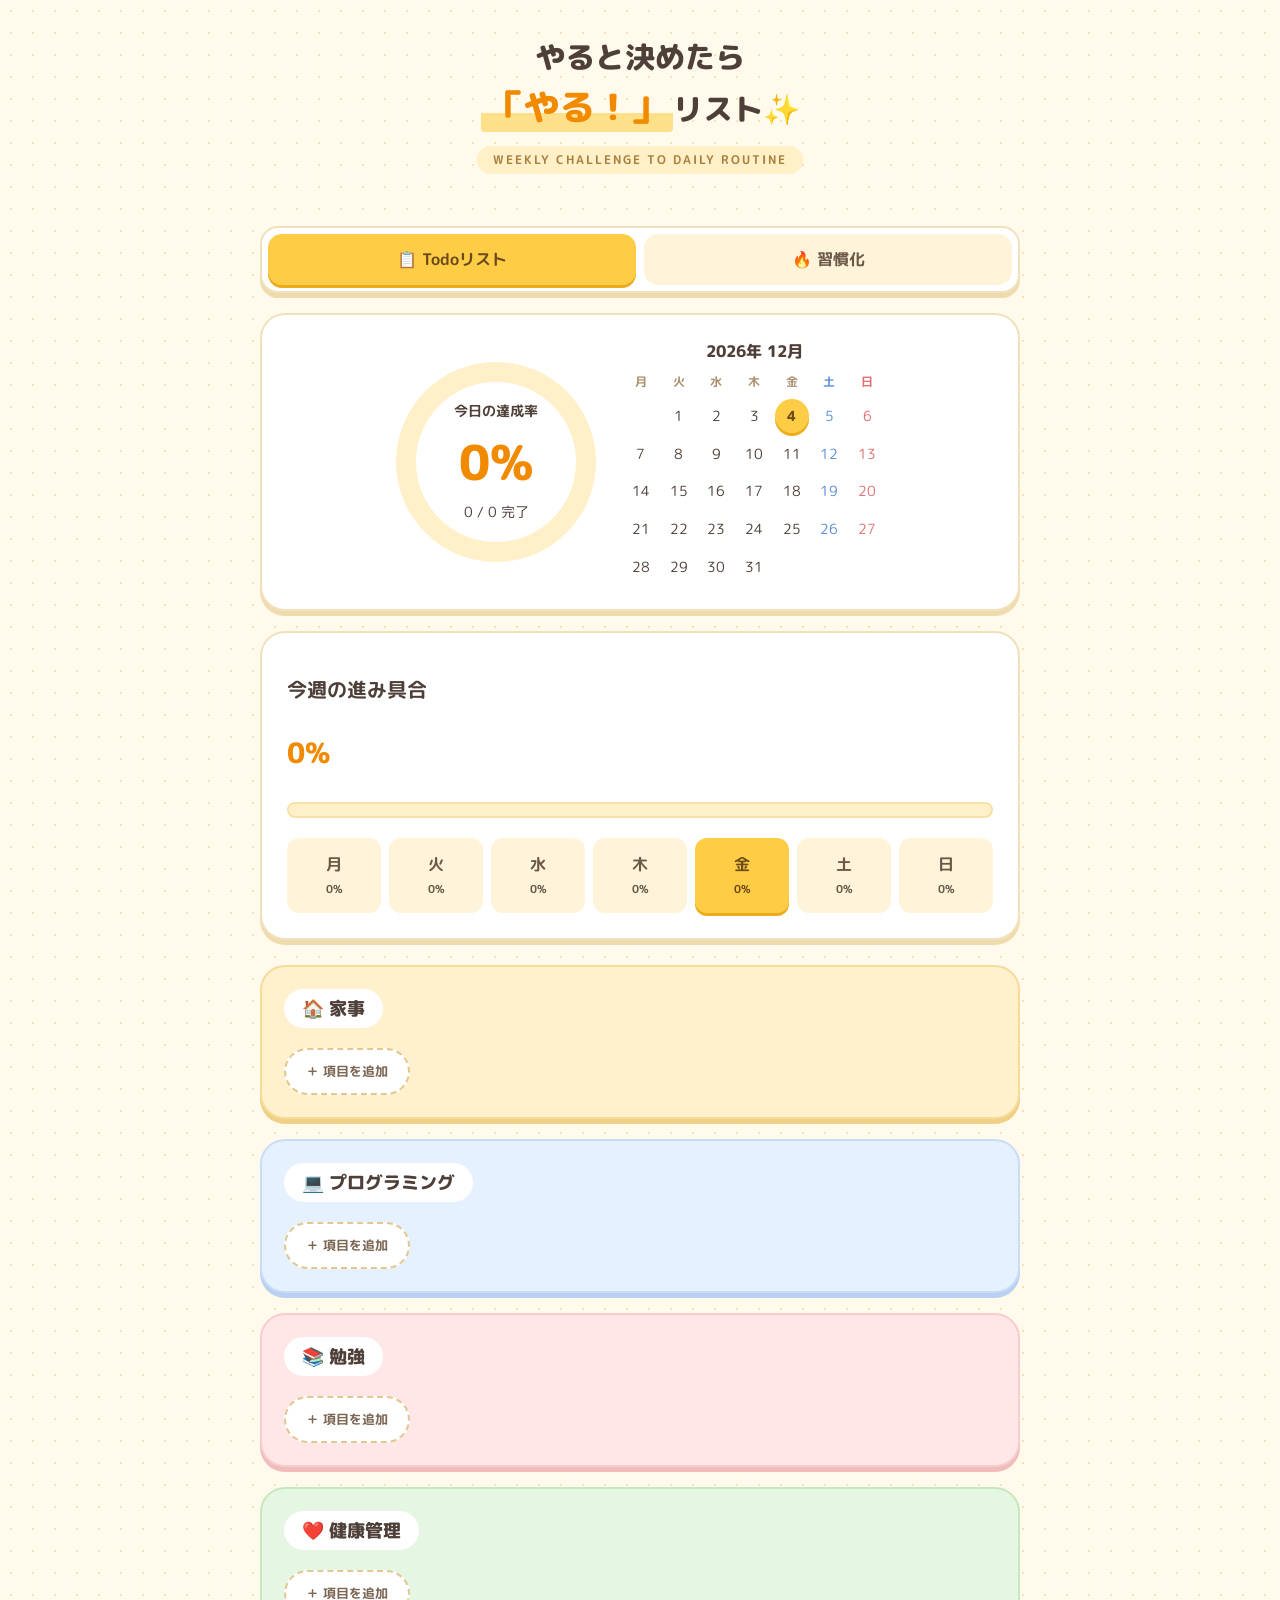
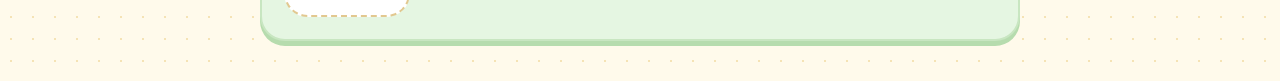
<file: index.html>
<!DOCTYPE html>
<html lang="ja">
<head>
    <meta charset="UTF-8">
    <meta name="viewport" content="width=device-width, initial-scale=1.0">
    <title>やると決めたら『やる!』リスト</title>

    <!-- 丸ゴシックのフォント（Google Fonts） -->
    <link rel="preconnect" href="https://fonts.googleapis.com">
    <link rel="preconnect" href="https://fonts.gstatic.com" crossorigin>
    <link href="https://fonts.googleapis.com/css2?family=M+PLUS+Rounded+1c:wght@400;700;800&display=swap" rel="stylesheet">

        <!-- CSSの読み込み -->
    <link rel="stylesheet" href="css/style.css">

</head>
<body>
     <!-- ① タイトル -->
    <header>
    <h1>
        やると決めたら<br>
        <span>「やる！」</span>リスト✨
    </h1>
    <p>WEEKLY CHALLENGE TO DAILY ROUTINE</p>
    </header>

    <main>

        <!-- 切り替えタブ（Todoリスト／習慣化） -->
        <nav class="tab-bar">
            <button type="button" data-tab="all" class="tab-active">📋 Todoリスト</button>
            <button type="button" data-tab="habit">🔥 習慣化</button>
        </nav>

        <!-- ② 今日の達成率 -->
        <section id="progress">
            <!-- 全体の達成率 -->
            <div class="progress-circle" id="all-circle">
                <div class="progress-inner">
                    <h2>今日の達成率</h2>
                    <p id="today-rate">0%</p>
                    <p id="today-count">0 / 0 完了</p>
                </div>
            </div>

            <!-- 🔥 習慣化の達成率（習慣化タブのときだけ表示） -->
            <div class="progress-circle" id="habit-circle">
                <div class="progress-inner">
                    <h2>🔥 習慣化の達成率</h2>
                    <p id="habit-rate">0%</p>
                    <p id="habit-count">0 / 0 完了</p>
                </div>
            </div>

            <!-- 今月のカレンダー（中身はJavaScriptで作る） -->
            <div class="mini-calendar">
                <p class="calendar-title" id="calendar-title"></p>
                <div class="calendar-grid" id="calendar-grid"></div>
            </div>
        </section>

        <!-- ③ 曜日 -->
        <section id="week">
    <h2>今週の進み具合</h2>

    <p id="weekly-rate">0%</p>

    <div class="weekly-bar">
        <div id="weekly-bar-fill"></div>
    </div>

    <div class="week-days">
        <button type="button">月</button>
        <button type="button">火</button>
        <button type="button">水</button>
        <button type="button">木</button>
        <button type="button">金</button>
        <button type="button">土</button>
        <button type="button">日</button>
    </div>
</section>

        <!-- 🔥 習慣化チャレンジ（習慣化タブのときだけ表示） -->
        <section id="habit-list">
            <!-- 見出しと、その隣のひとこと -->
            <div class="habit-header">
                <h2>🔥 習慣化チャレンジ</h2>
                <p class="habit-catch">🔥 めざせ21日連続！「やる」を当たり前に！</p>
            </div>

            <ul></ul>

            <p class="habit-empty">
                🔥がついた項目はまだありません。<br>
                「📋 すべて」タブで🔥を押して、習慣化をはじめよう！
            </p>
        </section>

        <!-- ④ 家事 -->
        <section id="housework">
    <h2>🏠 家事</h2>

    <ul></ul>

    <button>＋ 項目を追加</button>
        </section>

        <!-- ⑤ プログラミング -->
        <section id="programming">
            <h2>💻 プログラミング</h2>

            <ul></ul>

            <button>＋ 項目を追加</button>
        </section>

        <!-- ⑥ 勉強 -->
        <section id="study">
            <h2>📚 勉強</h2>

            <ul></ul>

            <button>＋ 項目を追加</button>
        </section>

        <!-- ⑦ 健康 -->
        <section id="health">
            <h2>❤️ 健康管理</h2>

            <ul></ul>

            <button>＋ 項目を追加</button>
        </section>

    </main>

    <!-- 21日達成のお祝い（達成したときだけ表示） -->
    <div id="celebration" class="celebration">
        <div class="confetti"></div>

        <div class="celebration-card" role="dialog" aria-modal="true" aria-labelledby="celebration-title">
            <p class="celebration-icon">🎉 🏆 🎉</p>
            <h2 id="celebration-title"></h2>
            <p id="celebration-message"></p>
            <button type="button" id="celebration-close">閉じる</button>
        </div>
    </div>

<!-- jQueryを読み込む -->
<script src="https://code.jquery.com/jquery-3.7.1.min.js"></script>

<!-- 自分のJavaScript -->
<script src="js/script.js"></script>
</body>
</html>
</file>
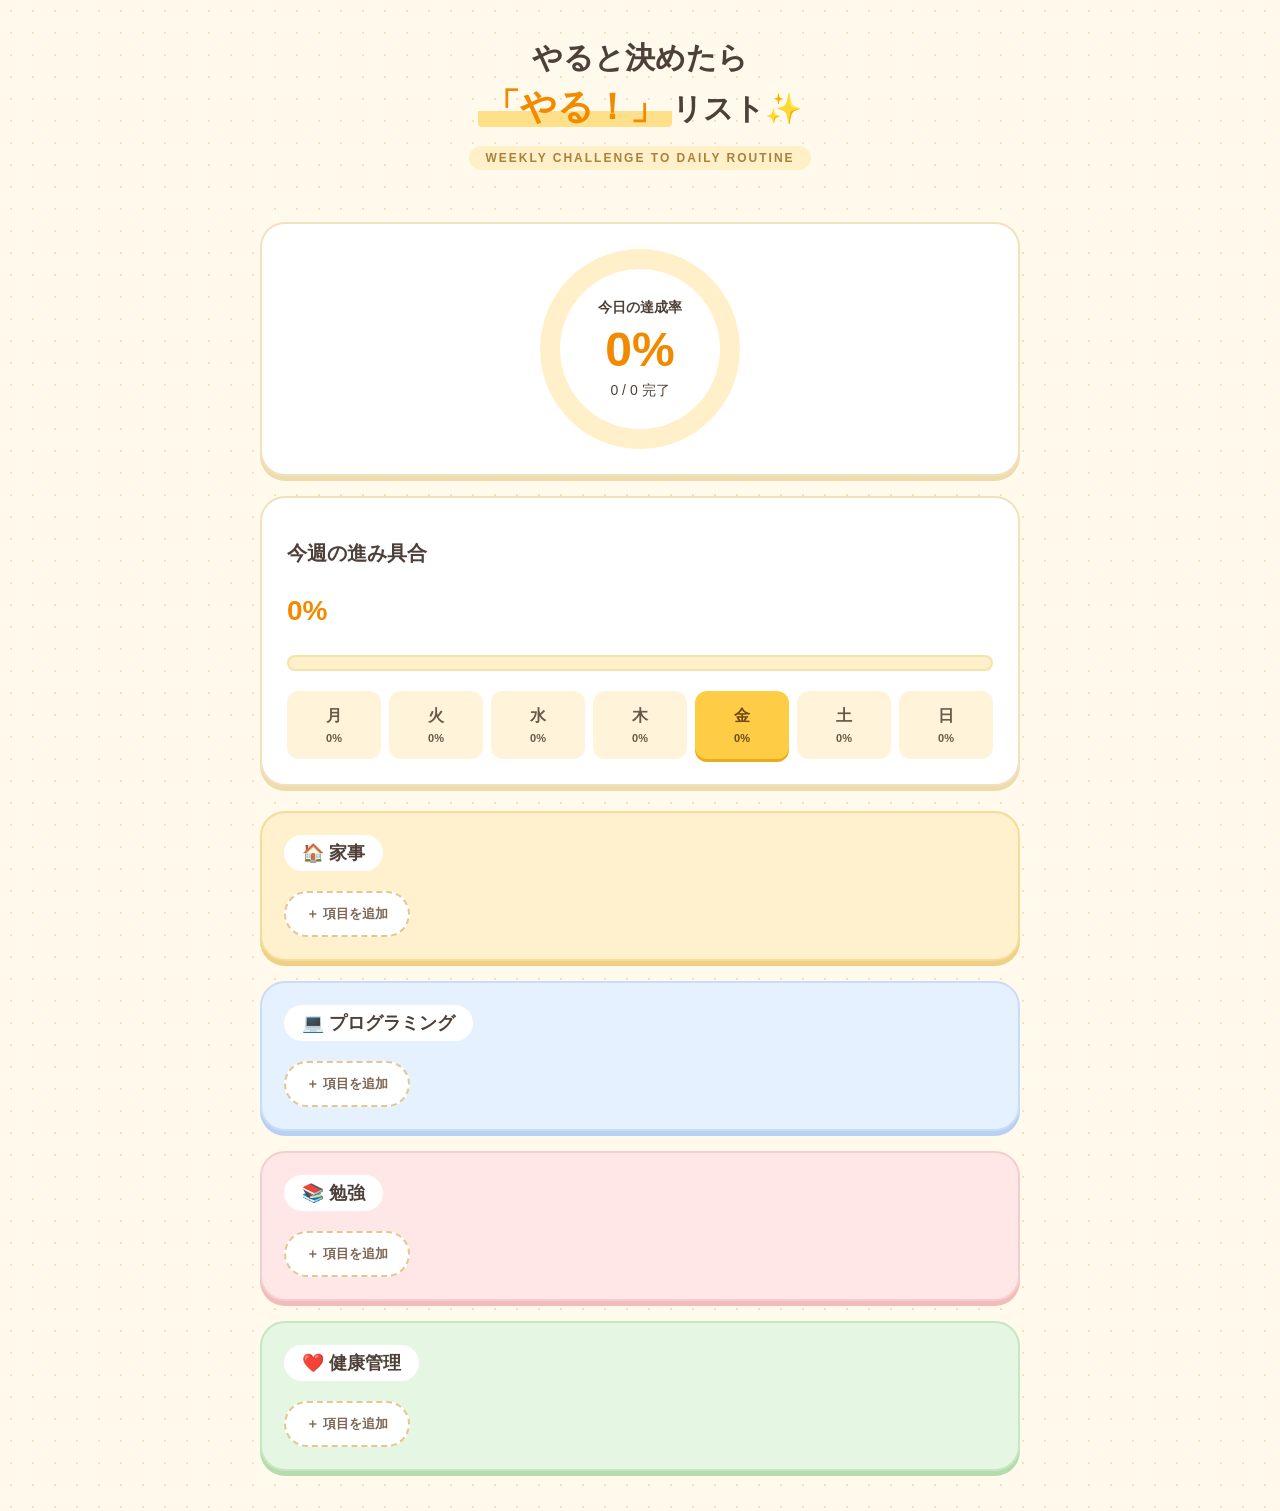
<file: weekly-list.html>
<!DOCTYPE html>
<html lang="ja">
<head>
    <meta charset="UTF-8">
    <meta name="viewport" content="width=device-width, initial-scale=1.0">
    <title>やると決めたら『やる!』リスト</title>

        <!-- CSSの読み込み -->
    <link rel="stylesheet" href="css/style.css">

</head>
<body>
     <!-- ① タイトル -->
    <header>
    <h1>
        やると決めたら<br>
        <span>「やる！」</span></div>リスト✨
    </h1>
    <p>WEEKLY CHALLENGE TO DAILY ROUTINE</p>
    </header>

    <main>

        <!-- ② 今日の達成率 -->
        <section id="progress">
    <div class="progress-circle">
        <div class="progress-inner">
            <h2>今日の達成率</h2>
            <p id="today-rate">0%</p>
            <p id="today-count">0 / 16 完了</p>
        </div>
    </div>
    </section>

        <!-- ③ 曜日 -->
        <section id="week">
    <h2>今週の進み具合</h2>

    <p id="weekly-rate">0%</p>

    <div class="weekly-bar">
        <div id="weekly-bar-fill"></div>
    </div>

    <div class="week-days">
        <button type="button">月</button>
        <button type="button">火</button>
        <button type="button">水</button>
        <button type="button">木</button>
        <button type="button">金</button>
        <button type="button">土</button>
        <button type="button">日</button>
    </div>
</section>

        <!-- ④ 家事 -->
        <section id="housework">
            <h2>🏠 家事</h2>

            <ul>
                <li><input type="checkbox"> 洗濯の片付け</li>
                <li><input type="checkbox"> トイレ掃除</li>
                <li><input type="checkbox"> リビング・キッチン・ダイニングの掃除</li>
                <li><input type="checkbox"> 買い物</li>
                <li><input type="checkbox"> 夕食作り</li>
                <li><input type="checkbox"> 作り置き</li>
            </ul>

            <button>＋ 項目を追加</button>
        </section>

        <!-- ⑤ プログラミング -->
        <section id="programming">
            <h2>💻 プログラミング</h2>

            <ul>
                <li><input type="checkbox"> VS Codeを開く</li>
                <li><input type="checkbox"> デプロイ</li>
            </ul>

            <button>＋ 項目を追加</button>
        </section>

        <!-- ⑥ 勉強 -->
        <section id="study">
            <h2>📚 勉強</h2>

            <ul>
                <li><input type="checkbox"> Englishシャドーイング</li>
                <li><input type="checkbox"> 単語帳</li>
                <li><input type="checkbox"> 聞き流し</li>
                <li><input type="checkbox"> 過去問を解く</li>
            </ul>

            <button>＋ 項目を追加</button>
        </section>

        <!-- ⑦ 健康 -->
        <section id="health">
            <h2>❤️ 健康管理</h2>

            <ul>
                <li><input type="checkbox"> 朝6時に起きる</li>
                <li><input type="checkbox"> 体組成測定</li>
                <li><input type="checkbox"> 身だしなみを整える</li>
                <li><input type="checkbox"> 朝ヨガ</li>
                <li><input type="checkbox"> ジム</li>
            </ul>

            <button>＋ 項目を追加</button>
        </section>

    </main>

<!-- jQueryを読み込む -->
<script src="https://code.jquery.com/jquery-3.7.1.min.js"></script>

<!-- 自分のJavaScript -->
<script src="js/script.js"></script>
</body>
</html>
</file>
<file: css/style.css>
/* 全体の設定 */
* {
    box-sizing: border-box;
}

body {
    margin: 0;
    background-color: #fffaeb;
    color: #4e4038;
    font-family: "Hiragino Kaku Gothic ProN", "Noto Sans JP", sans-serif;
}

/* タイトル */
header {
    text-align: center;
    padding: 35px 15px 20px;
}

header h1 {
    font-size: 30px;
    line-height: 1.5;
    margin: 0;
}

header h1 span {
    color: #f28a00;
    font-size: 36px;
}

header p {
    color: #bc9a64;
    font-size: 12px;
    letter-spacing: 3px;
}

/* メイン */
main {
    max-width: 800px;
    margin: 0 auto;
    padding: 20px;
}

/* 今日の達成率 */
#progress {
    background: white;
    border-radius: 25px;
    padding: 25px;
    margin-bottom: 20px;
    display: flex;
    justify-content: center;
    box-shadow: 0 5px 20px rgba(150, 110, 40, 0.08);
}

/* 円グラフ */
.progress-circle {
    width: 200px;
    height: 200px;
    border-radius: 50%;
    background: conic-gradient(
        #ffcd45 0%,
        #fff0ca 0%
    );
    display: flex;
    align-items: center;
    justify-content: center;
}

/* 円グラフの内側 */
.progress-inner {
    width: 160px;
    height: 160px;
    background-color: white;
    border-radius: 50%;
    display: flex;
    flex-direction: column;
    align-items: center;
    justify-content: center;
}

.progress-inner h2 {
    font-size: 14px;
    margin: 0;
}

#today-rate {
    font-size: 48px;
    font-weight: bold;
    color: #f28a00;
    margin: 5px 0;
}

#today-count {
    font-size: 14px;
    margin: 0;
}

/* 曜日のエリア */
#week {
    background: white;
    border-radius: 25px;
    padding: 25px;
    margin-bottom: 25px;
    box-shadow: 0 5px 20px rgba(150, 110, 40, 0.08);
}

#week h2 {
    font-size: 20px;
}

/* 曜日を横並び */
.week-days {
    display: flex;
    gap: 8px;
}

.week-days button {
    flex: 1;
    min-width: 0;
    border: none;
    border-radius: 12px;
    background: #fff4d9;
    color: #6b5848;
    padding: 15px 0;
    font-size: 16px;
    font-weight: bold;
    cursor: pointer;
}

/* 4カテゴリ共通 */
#housework,
#programming,
#study,
#health {
    border-radius: 25px;
    padding: 22px;
    margin-bottom: 20px;
    box-shadow: 0 5px 15px rgba(100, 80, 40, 0.05);
}

/* カテゴリごとの色 */
#housework {
    background-color: #fff1cd;
}

#programming {
    background-color: #e6f1ff;
}

#study {
    background-color: #ffe7e7;
}

#health {
    background-color: #e5f6e2;
}

/* カテゴリ見出し */
main section h2 {
    font-size: 22px;
}

/* リスト */
main section ul {
    list-style: none;
    padding: 0;
}

/* チェック項目 */
main section li {
    background-color: white;
    border: 1px solid #eee5dc;
    border-radius: 15px;
    padding: 18px;
    margin-bottom: 10px;
    font-size: 16px;
    display: flex;
    align-items: center;
    gap: 12px;
    cursor: pointer;
}

/* チェックボックス */
input[type="checkbox"] {
    width: 23px;
    height: 23px;
    accent-color: #f5b400;
    cursor: pointer;
    flex-shrink: 0;
}

/* チェック済みの項目 */
main section li:has(input:checked) {
    background-color: #efeeec;
    color: #aaa5a1;
    text-decoration: line-through;
}

/* 項目追加ボタン */
main section > button {
    background-color: white;
    color: #7c6654;
    border: 1px dashed #d6bc8f;
    border-radius: 12px;
    padding: 12px 20px;
    cursor: pointer;
    font-weight: bold;
}

/* スマホ対応 */
@media (max-width: 600px) {

    main {
        padding: 12px;
    }

    header h1 {
        font-size: 22px;
    }

    header h1 span {
        font-size: 28px;
    }

    #housework,
    #programming,
    #study,
    #health {
        padding: 15px;
    }

    main section li {
        padding: 16px;
        font-size: 15px;
    }

    .week-days {
        gap: 4px;
    }

    .week-days button {
        font-size: 14px;
        padding: 12px 0;
    }
}


/* 今週の達成率 */
#weekly-rate {
    font-size: 28px;
    font-weight: bold;
    color: #f28a00;
}

/* 今週の進捗バー */
.weekly-bar {
    width: 100%;
    height: 14px;
    background-color: #fff0ca;
    border-radius: 20px;
    overflow: hidden;
    margin-bottom: 20px;
}

/* 進捗に応じて伸びる部分 */
#weekly-bar-fill {
    width: 0%;
    height: 100%;
    background-color: #ffcd45;
    border-radius: 20px;
    transition: width 0.3s;
}

/* 選択中の曜日 */
.week-days button.active-day {
    background-color: #ffcd45;
    color: #6b4b19;
}

/* 曜日別の達成率 */
.week-days button .day-rate {
    display: block;
    font-size: 11px;
    margin-top: 5px;
}

/* 追加項目の入力エリア */
.add-task-form {
    display: flex;
    gap: 8px;
    flex-wrap: wrap;
    margin-top: 12px;
}

.add-task-form input {
    flex: 1;
    min-width: 120px;
    padding: 12px;
    border: 1px solid #e3d4b8;
    border-radius: 10px;
}

.add-task-form button {
    padding: 10px 16px;
    background: #ffcd45;
    border: none;
    border-radius: 10px;
    cursor: pointer;
}

/* タップしやすくする */
main section li label {
    display: flex;
    align-items: center;
    gap: 12px;
    width: 100%;
    cursor: pointer;
}

/* 項目の編集ボタン */
.edit-button {
    background-color: transparent;
    border: none;
    font-size: 16px;
    min-width: 44px;
    min-height: 44px;
    cursor: pointer;
    flex-shrink: 0;
    opacity: 0.6;
    transition: 0.2s;
}

.edit-button:hover {
    opacity: 1;
}

.edit-button:active {
    transform: scale(1.1);
}

/* 項目の削除ボタン */
.delete-button {
    background-color: transparent;
    border: none;
    font-size: 16px;
    min-width: 44px;
    min-height: 44px;
    flex-shrink: 0;
    cursor: pointer;
    opacity: 0.5;
    transition: 0.2s;
}

.delete-button:hover {
    opacity: 1;
}

.delete-button:active {
    transform: scale(1.1);
}

/* 習慣化（🔥）ボタン */
.habit-button {
    background-color: transparent;
    border: none;
    border-radius: 50%;
    font-size: 16px;
    min-width: 44px;
    min-height: 44px;
    flex-shrink: 0;
    cursor: pointer;
    /* OFFのときは白黒・薄く表示 */
    filter: grayscale(1);
    opacity: 0.35;
    transition: 0.2s;
}

.habit-button:hover {
    opacity: 0.7;
}

/* ONのとき（習慣化中）はカラーで表示 */
.habit-button.habit-active {
    filter: none;
    opacity: 1;
    background-color: #ffe3c4;
}

.habit-button:active {
    transform: scale(1.1);
}

/* =====================================
   切り替えタブ（円グラフの上）
   ===================================== */

.tab-bar {
    display: flex;
    gap: 8px;
    background-color: white;
    border-radius: 18px;
    padding: 6px;
    margin-bottom: 20px;
    box-shadow: 0 5px 20px rgba(150, 110, 40, 0.08);
}

.tab-bar button {
    flex: 1;
    border: none;
    border-radius: 14px;
    background-color: #fff4d9;
    color: #6b5848;
    padding: 14px 0;
    font-size: 16px;
    font-weight: bold;
    cursor: pointer;
}

/* 選択中のタブ */
.tab-bar button.tab-active {
    background-color: #ffcd45;
    color: #6b4b19;
}

/* =====================================
   🔥 習慣化チャレンジのカード
   ===================================== */

#habit-list {
    display: none;
    background-color: #fff3e6;
    border: 2px solid #ffd3a6;
    border-radius: 25px;
    padding: 22px;
    margin-bottom: 20px;
}

.habit-empty {
    text-align: center;
    color: #a07f5c;
    line-height: 1.8;
}

/* 習慣化タブのとき：習慣化カードを出し、4カテゴリを隠す */
body.tab-habit #habit-list {
    display: block;
}

body.tab-habit #housework,
body.tab-habit #programming,
body.tab-habit #study,
body.tab-habit #health {
    display: none;
}

/* =====================================
   円グラフの切り替え
   Todoリストタブ：全体の円グラフ／習慣化タブ：習慣化の円グラフ
   ===================================== */

/* 習慣化の円グラフはふだん隠す */
#habit-circle {
    display: none;
}

/* 習慣化タブのときは、全体を隠して習慣化だけ出す */
body.tab-habit #all-circle {
    display: none;
}

body.tab-habit #habit-circle {
    display: flex;
}

#habit-rate {
    font-size: 48px;
    font-weight: bold;
    color: #e8710a;
    margin: 5px 0;
}

#habit-count {
    font-size: 14px;
    margin: 0;
}

/* =====================================
   習慣化タブの項目
   ===================================== */

/* 1行目（チェック欄＋ボタン）の下に、連続日数や21マスを縦に積む */
main section li.habit-item {
    flex-direction: column;
    align-items: stretch;
    gap: 10px;
    cursor: default;
}

.habit-row {
    display: flex;
    align-items: center;
    gap: 12px;
}

/* 習慣化タブでは、チェック済みでもカード全体は灰色にせず、項目名だけ線を引く */
main section li.habit-item:has(input:checked) {
    background-color: white;
    color: inherit;
    text-decoration: none;
}

main section li.habit-item:has(input:checked) .task-name {
    color: #aaa5a1;
    text-decoration: line-through;
}

/* =====================================
   21日チャレンジ（連続日数・21マス）
   ===================================== */

.habit-challenge {
    padding-left: 35px;
}

/* 連続日数・最高記録 */
.habit-stats {
    display: flex;
    flex-wrap: wrap;
    align-items: baseline;
    gap: 6px 14px;
    margin: 0 0 10px;
    font-size: 14px;
    color: #8a6a4a;
}

.streak-count strong {
    font-size: 22px;
    color: #e8710a;
}

/* 21マス（7マス×3段） */
.stamp-grid {
    display: grid;
    grid-template-columns: repeat(7, 1fr);
    gap: 6px;
    max-width: 300px;
}

/* 空のマス：点線の丸 */
.stamp {
    aspect-ratio: 1;
    border: 2px dashed #f0d0a8;
    border-radius: 50%;
    background-color: #fffaf3;
    display: flex;
    align-items: center;
    justify-content: center;
    font-size: 17px;
}

/* 達成したマス：薄いオレンジの丸に🔥 */
.stamp.stamp-filled {
    border: 2px solid #ffb46b;
    background-color: #ffe3c4;
}

/* 新しく増えたスタンプが「ポン」と押される動き */
.stamp.stamp-new {
    animation: stamp-pop 0.4s ease-out;
}

@keyframes stamp-pop {
    0% {
        transform: scale(1.8);
        opacity: 0;
    }
    60% {
        transform: scale(0.9);
        opacity: 1;
    }
    100% {
        transform: scale(1);
    }
}

/* あと◯日！ */
.habit-remaining {
    margin: 10px 0 0;
    font-size: 15px;
    font-weight: bold;
    color: #e8710a;
}

@media (max-width: 600px) {
    .habit-challenge {
        padding-left: 0;
    }

    .stamp {
        font-size: 14px;
    }
}

/* 🏆の数 */
.trophy-count {
    font-weight: bold;
    color: #b7791f;
}

/* =====================================
   21日達成のお祝い
   ===================================== */

/* ふだんは隠しておき、is-open がついたら表示 */
.celebration {
    display: none;
    position: fixed;
    inset: 0;
    z-index: 100;
    background-color: rgba(60, 40, 20, 0.45);
    align-items: center;
    justify-content: center;
    padding: 20px;
}

.celebration.is-open {
    display: flex;
}

.celebration-card {
    position: relative;
    z-index: 1;
    background-color: white;
    border-radius: 25px;
    padding: 30px 25px;
    max-width: 360px;
    width: 100%;
    text-align: center;
    box-shadow: 0 10px 40px rgba(0, 0, 0, 0.2);
    animation: card-pop 0.5s ease-out;
}

.celebration-icon {
    font-size: 40px;
    margin: 0 0 10px;
}

#celebration-title {
    font-size: 22px;
    color: #e8710a;
    margin: 0 0 10px;
    line-height: 1.5;
}

#celebration-message {
    font-size: 16px;
    margin: 0 0 20px;
}

#celebration-close {
    background-color: #ffcd45;
    color: #6b4b19;
    border: none;
    border-radius: 12px;
    padding: 12px 40px;
    font-size: 16px;
    font-weight: bold;
    cursor: pointer;
}

@keyframes card-pop {
    0% {
        transform: scale(0.6);
        opacity: 0;
    }
    70% {
        transform: scale(1.05);
        opacity: 1;
    }
    100% {
        transform: scale(1);
    }
}

/* 紙吹雪 */
.confetti {
    position: absolute;
    inset: 0;
    overflow: hidden;
    pointer-events: none;
}

.confetti-piece {
    position: absolute;
    top: -20px;
    width: 10px;
    height: 16px;
    border-radius: 3px;
    opacity: 0.9;
    animation-name: confetti-fall;
    animation-timing-function: ease-in;
    animation-fill-mode: forwards;
}

@keyframes confetti-fall {
    to {
        top: 110%;
        transform: rotate(720deg) translateX(40px);
    }
}

/* ==========================================================
   ポップデザイン（落ち着いたポップ）
   今の黄色・オレンジはそのままに、遊び心を足す設定。
   上で決めた見た目を、ここでまとめて上書きしている。
   ========================================================== */

/* よく使う色に名前をつける（CSS変数） */
:root {
    --ink: #4e4038;          /* 文字の色 */
    --yellow: #ffcd45;       /* メインの黄色 */
    --yellow-deep: #e9ad1c;  /* 黄色ボタンの下の影 */
    --cream-line: #f1e2bd;   /* 白いカードの縁 */
    --cream-shadow: #efdcae; /* 白いカードの下の影 */
}

/* ① 丸い文字＋うっすらドット柄の背景 */
body {
    font-family: "M PLUS Rounded 1c", "Hiragino Maru Gothic ProN",
        "Hiragino Kaku Gothic ProN", "Noto Sans JP", sans-serif;
    background-color: #fffaeb;
    background-image: radial-gradient(#f5e3b5 1.3px, transparent 1.4px);
    background-size: 22px 22px;
}

/* ボタンや入力欄は、そのままだと文字の形を受け継がないので指定する */
button,
input {
    font-family: inherit;
}

/* ② タイトル：「やる！」に蛍光ペン風の線、英字は丸いラベルに */
header h1 {
    font-weight: 800;
}

header h1 span {
    background: linear-gradient(transparent 62%, #ffe08a 62%);
    padding: 0 6px;
    border-radius: 4px;
}

header p {
    display: inline-block;
    background-color: #fff0c7;
    color: #a9803f;
    border-radius: 999px;
    padding: 5px 16px;
    font-weight: 700;
    letter-spacing: 2px;
}

/* ③ カード：ふちどり＋下にくっきりした影で、少し立体的に */
#progress,
#week,
.tab-bar {
    border: 2px solid var(--cream-line);
    box-shadow: 0 5px 0 var(--cream-shadow);
}

#housework,
#programming,
#study,
#health,
#habit-list {
    border: 2px solid;
}

/* カテゴリごとに、ふちと影を背景より少し濃い色にする */
#housework {
    border-color: #f6dc97;
    box-shadow: 0 5px 0 #efd086;
}

#programming {
    border-color: #c9ddf7;
    box-shadow: 0 5px 0 #b8d1f2;
}

#study {
    border-color: #f7cdcd;
    box-shadow: 0 5px 0 #f0bcbc;
}

#health {
    border-color: #c8e6c1;
    box-shadow: 0 5px 0 #b6dcae;
}

#habit-list {
    border-color: #ffd3a6;
    box-shadow: 0 5px 0 #ffc48d;
}

/* カテゴリの見出しを白い丸ラベルに */
#housework h2,
#programming h2,
#study h2,
#health h2,
#habit-list h2 {
    display: inline-block;
    background-color: white;
    border-radius: 999px;
    padding: 6px 18px;
    margin: 0 0 4px;
    font-size: 18px;
    font-weight: 800;
}

/* ④ チェック項目：やわらかいふち＋ふわっと浮く */
main section li {
    border: 2px solid #f3e9d8;
    border-radius: 16px;
    transition: transform 0.15s, box-shadow 0.15s;
}

main section li:hover {
    transform: translateY(-1px);
    box-shadow: 0 3px 0 #f0e4cf;
}

/* ⑤ 押すと弾むボタン */
.week-days button,
.tab-bar button,
main section > button,
.add-task-form button,
#celebration-close {
    transition: transform 0.18s cubic-bezier(0.34, 1.56, 0.64, 1),
        box-shadow 0.18s, background-color 0.2s;
}

.week-days button:hover,
.tab-bar button:hover,
main section > button:hover,
.add-task-form button:hover,
#celebration-close:hover {
    transform: translateY(-2px);
}

.week-days button:active,
.tab-bar button:active,
main section > button:active,
.add-task-form button:active,
#celebration-close:active {
    transform: scale(0.95);
}

/* 選んでいる曜日・タブ、黄色のボタンは下に濃い黄色の影 */
.week-days button.active-day,
.tab-bar button.tab-active,
.add-task-form button,
#celebration-close {
    box-shadow: 0 3px 0 var(--yellow-deep);
}

.add-task-form button {
    font-weight: 700;
    color: #6b4b19;
}

/* 項目追加ボタン：点線を太めに、触ると少し色がつく */
main section > button {
    border: 2px dashed #e2c890;
    border-radius: 999px;
}

main section > button:hover {
    background-color: #fff8e1;
}

/* ⑥ 今週の進み具合バー：ななめストライプで楽しく */
.weekly-bar {
    height: 16px;
    border: 2px solid #f6e2a8;
}

#weekly-bar-fill {
    background-image: repeating-linear-gradient(
        45deg,
        var(--yellow) 0 10px,
        #ffd96b 10px 20px
    );
}

/* ⑦ 円グラフの数字を丸く太く */
#today-rate,
#habit-rate,
#weekly-rate {
    font-weight: 800;
}

/* ⑧ お祝いカードも同じ雰囲気に */
.celebration-card {
    border: 3px solid #ffe08a;
}

/* 「動きを減らす」設定の人には、弾む・浮く動きをつけない */
@media (prefers-reduced-motion: reduce) {
    main section li,
    .week-days button,
    .tab-bar button,
    main section > button,
    .add-task-form button,
    #celebration-close {
        transition: none;
        transform: none !important;
    }
}

/* ==========================================================
   今月のカレンダー（円グラフの隣）
   ========================================================== */

/* 円グラフとカレンダーを横に並べる（幅が狭いときは縦に折り返す） */
#progress {
    align-items: center;
    flex-wrap: wrap;
    gap: 28px;
}

.mini-calendar {
    width: 260px;
}

.calendar-title {
    text-align: center;
    font-weight: 800;
    font-size: 16px;
    margin: 0 0 10px;
}

.calendar-grid {
    display: grid;
    grid-template-columns: repeat(7, 1fr);
    gap: 4px;
    text-align: center;
}

/* 曜日の見出し */
.calendar-weekday {
    font-size: 12px;
    font-weight: 700;
    color: #a9906d;
    padding-bottom: 4px;
}

/* 日付のマス */
.calendar-day {
    aspect-ratio: 1;
    display: flex;
    align-items: center;
    justify-content: center;
    border-radius: 50%;
    font-size: 14px;
}

/* 土曜は青、日曜は赤（どちらもやわらかい色） */
.is-saturday {
    color: #5b8fd6;
}

.is-sunday {
    color: #e07070;
}

/* 今日の日付：黄色の丸＋下に濃い黄色の影 */
.calendar-day.calendar-today {
    background-color: var(--yellow);
    color: #6b4b19;
    font-weight: 800;
    box-shadow: 0 3px 0 var(--yellow-deep);
}

/* スマホ：カレンダーは円グラフの下に、横幅いっぱいで表示 */
@media (max-width: 600px) {
    .mini-calendar {
        width: 100%;
        max-width: 300px;
    }
}

/* ==========================================================
   習慣化チャレンジの見出し＋ひとこと
   ========================================================== */

/* 見出しとひとことを横に並べる（幅が足りないときは下に折り返す） */
.habit-header {
    display: flex;
    flex-wrap: wrap;
    align-items: center;
    gap: 8px 12px;
    margin-bottom: 4px;
}

.habit-header h2 {
    margin: 0;
}

.habit-catch {
    margin: 0;
    font-size: 14px;
    font-weight: 700;
    color: #e8710a;
}
</file>
